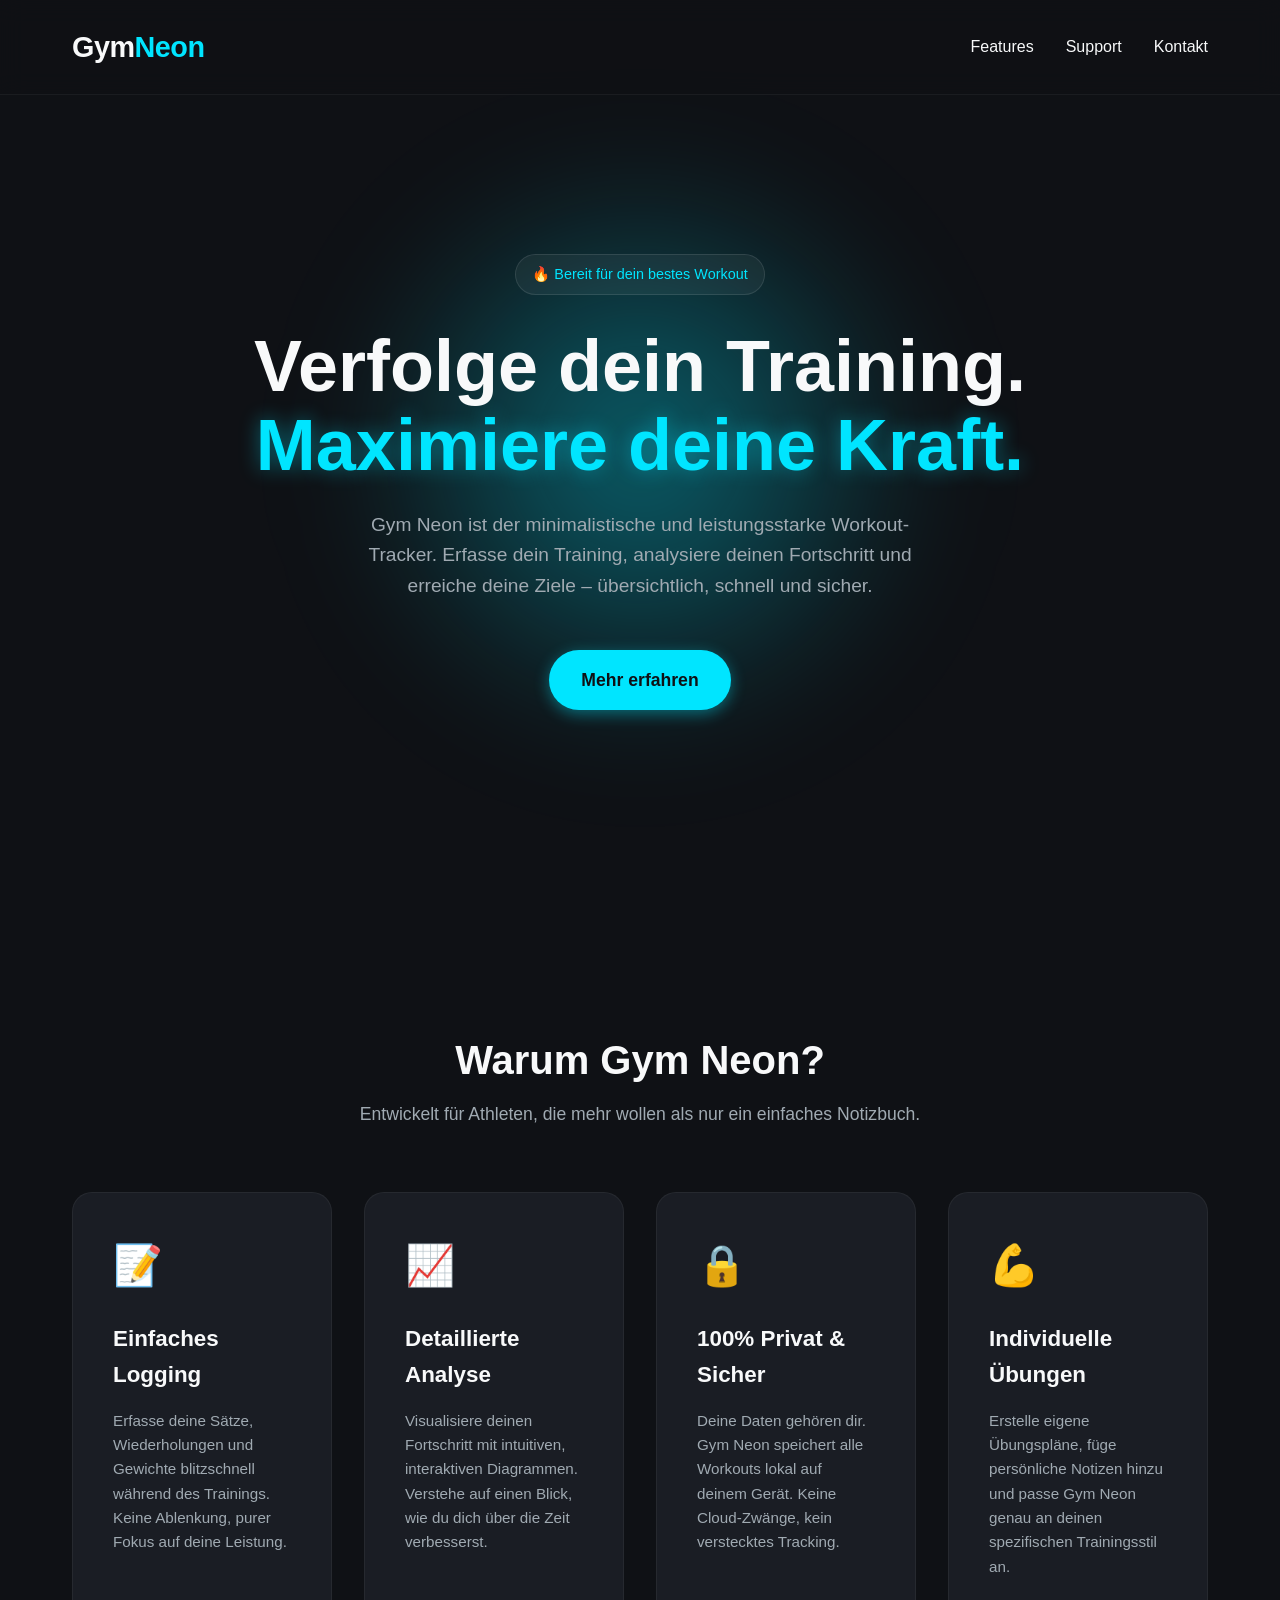
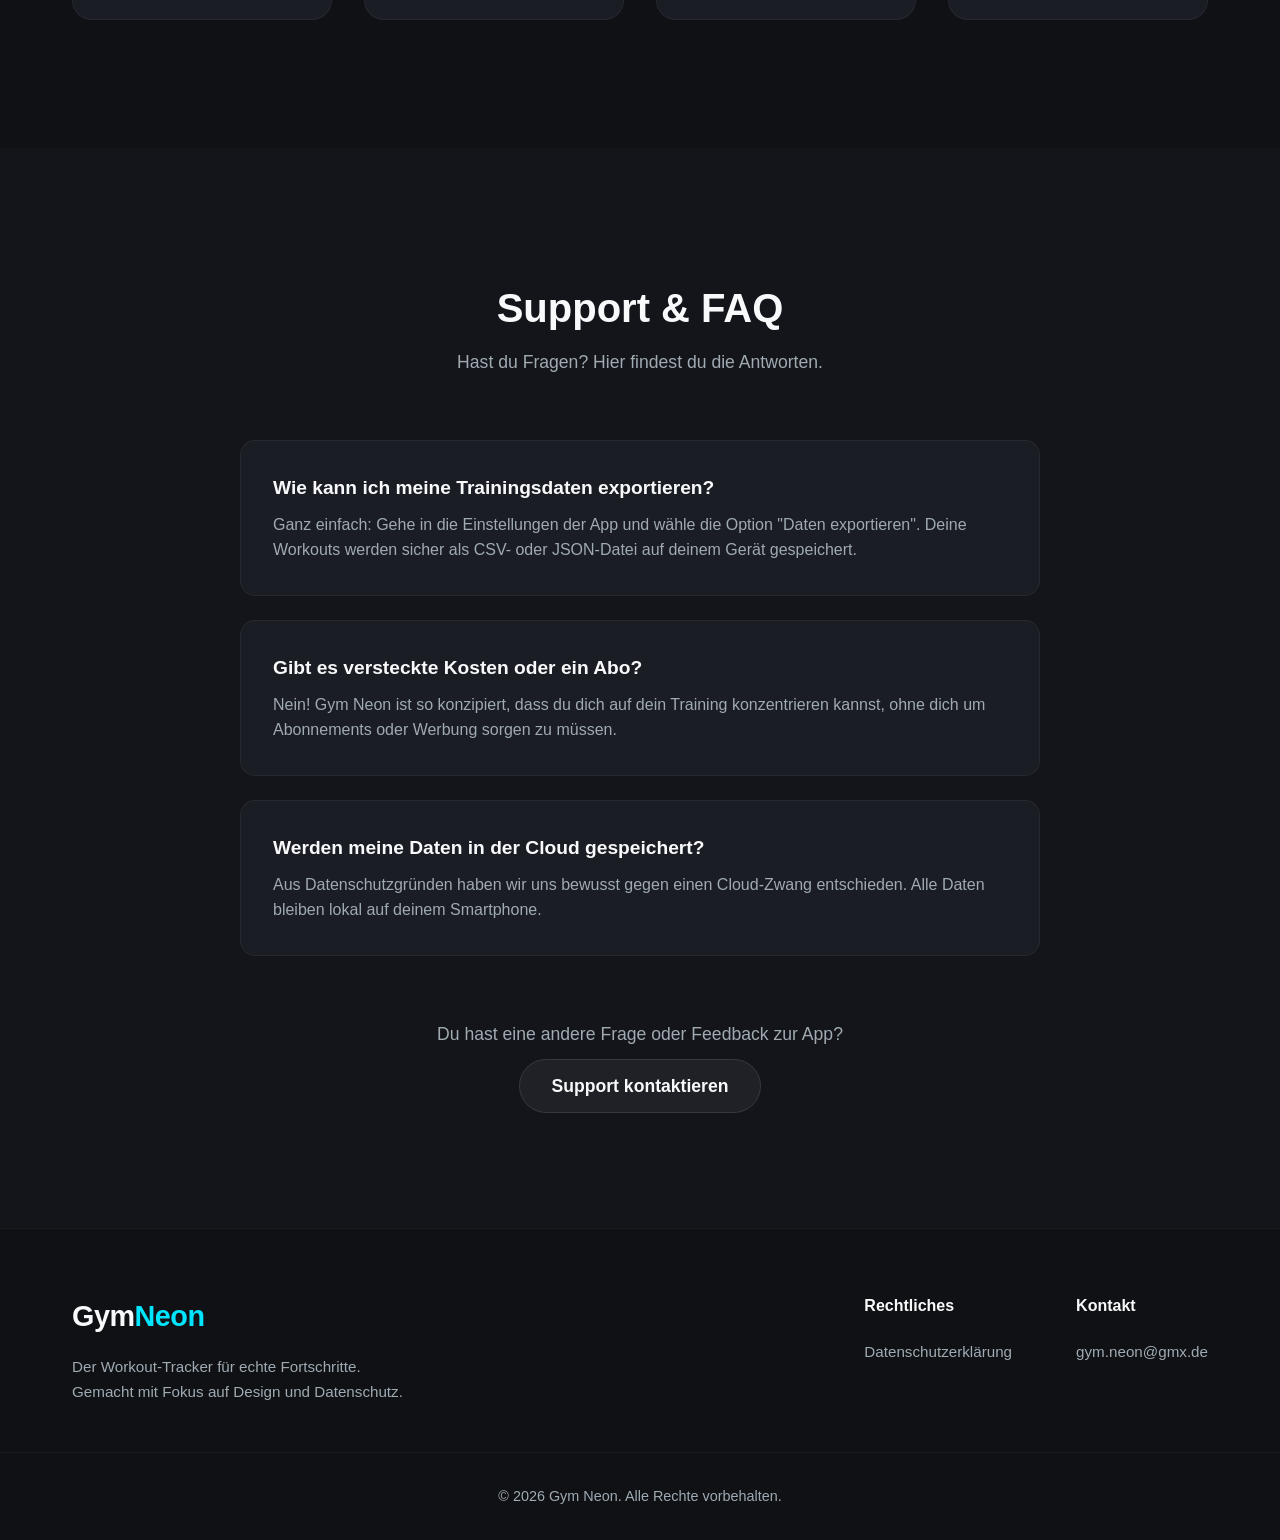
<file: index.html>
<!DOCTYPE html>
<html lang="de">

<head>
    <meta charset="UTF-8">
    <meta name="viewport" content="width=device-width, initial-scale=1.0">
    <title>Gym Neon - Dein ultimativer Workout-Tracker</title>
    <meta name="description"
        content="Gym Neon: Logge deine Übungen, visualisiere deinen Fortschritt und erreiche deine Fitnessziele mit unserem modernen, datenschutzfreundlichen Tracker.">
    <link rel="stylesheet" href="style.css">
    <link rel="icon" type="image/png" href="img/favicon.png">
</head>

<body>
    <nav class="navbar">
        <div class="container nav-content">
            <div class="logo">Gym<span>Neon</span></div>
            <ul class="nav-links">
                <li><a href="#features">Features</a></li>
                <li><a href="#support">Support</a></li>
                <li><a href="#contact">Kontakt</a></li>
            </ul>
        </div>
    </nav>

    <header class="hero">
        <div class="hero-background"></div>
        <div class="container hero-content">
            <div class="badge">🔥 Bereit für dein bestes Workout</div>
            <h1 class="hero-title">Verfolge dein Training. <br><span class="highlight">Maximiere deine Kraft.</span>
            </h1>
            <p class="hero-subtitle">Gym Neon ist der minimalistische und leistungsstarke Workout-Tracker. Erfasse dein
                Training, analysiere deinen Fortschritt und erreiche deine Ziele – übersichtlich, schnell und sicher.
            </p>
            <div class="hero-cta">
                <!-- Button einfügen (<a href="#download" class="btn btn-primary">Jetzt starten</a>)-->
                <a href="#features" class="btn btn-primary">Mehr erfahren</a>
            </div>
        </div>
    </header>

    <section id="features" class="features section">
        <div class="container">
            <div class="section-header">
                <h2 class="section-title">Warum Gym Neon?</h2>
                <p class="section-description">Entwickelt für Athleten, die mehr wollen als nur ein einfaches Notizbuch.
                </p>
            </div>

            <div class="feature-grid">
                <div class="feature-card">
                    <div class="feature-icon">📝</div>
                    <h3>Einfaches Logging</h3>
                    <p>Erfasse deine Sätze, Wiederholungen und Gewichte blitzschnell während des Trainings. Keine
                        Ablenkung, purer Fokus auf deine Leistung.</p>
                </div>
                <div class="feature-card">
                    <div class="feature-icon">📈</div>
                    <h3>Detaillierte Analyse</h3>
                    <p>Visualisiere deinen Fortschritt mit intuitiven, interaktiven Diagrammen. Verstehe auf einen
                        Blick, wie du dich über die Zeit verbesserst.</p>
                </div>
                <div class="feature-card">
                    <div class="feature-icon">🔒</div>
                    <h3>100% Privat & Sicher</h3>
                    <p>Deine Daten gehören dir. Gym Neon speichert alle Workouts lokal auf deinem Gerät. Keine
                        Cloud-Zwänge, kein verstecktes Tracking.</p>
                </div>
                <div class="feature-card">
                    <div class="feature-icon">💪</div>
                    <h3>Individuelle Übungen</h3>
                    <p>Erstelle eigene Übungspläne, füge persönliche Notizen hinzu und passe Gym Neon genau an deinen
                        spezifischen Trainingsstil an.</p>
                </div>
            </div>
        </div>
    </section>

    <section id="support" class="support section bg-alt">
        <div class="container">
            <div class="section-header">
                <h2 class="section-title">Support & FAQ</h2>
                <p class="section-description">Hast du Fragen? Hier findest du die Antworten.</p>
            </div>

            <div class="faq-list">
                <div class="faq-item">
                    <h4 class="faq-question">Wie kann ich meine Trainingsdaten exportieren?</h4>
                    <p class="faq-answer">Ganz einfach: Gehe in die Einstellungen der App und wähle die Option "Daten
                        exportieren". Deine Workouts werden sicher als CSV- oder JSON-Datei auf deinem Gerät
                        gespeichert.</p>
                </div>
                <div class="faq-item">
                    <h4 class="faq-question">Gibt es versteckte Kosten oder ein Abo?</h4>
                    <p class="faq-answer">Nein! Gym Neon ist so konzipiert, dass du dich auf dein Training
                        konzentrieren kannst, ohne dich um Abonnements oder Werbung sorgen zu müssen.</p>
                </div>
                <div class="faq-item">
                    <h4 class="faq-question">Werden meine Daten in der Cloud gespeichert?</h4>
                    <p class="faq-answer">Aus Datenschutzgründen haben wir uns bewusst gegen einen Cloud-Zwang
                        entschieden. Alle Daten bleiben lokal auf deinem Smartphone.</p>
                </div>
            </div>

            <div class="support-contact">
                <p>Du hast eine andere Frage oder Feedback zur App?</p>
                <a href="mailto:gym.neon@gmx.de" class="btn btn-secondary">Support kontaktieren</a>
            </div>
        </div>
    </section>

    <footer id="contact" class="footer">
        <div class="container footer-content">
            <div class="footer-brand">
                <div class="logo">Gym<span>Neon</span></div>
                <p class="footer-mission">Der Workout-Tracker für echte Fortschritte.<br>Gemacht mit Fokus auf Design
                    und Datenschutz.</p>
            </div>

            <div class="footer-bottom-grid">
                <div class="footer-links">
                    <h4>Rechtliches</h4>
                    <a href="privacy.html">Datenschutzerklärung</a>
                </div>
                <div class="footer-links">
                    <h4>Kontakt</h4>
                    <a href="mailto:gym.neon@gmx.de">gym.neon@gmx.de</a>

                </div>
            </div>
        </div>

        <div class="footer-bottom">
            <p>&copy; 2026 Gym Neon. Alle Rechte vorbehalten.</p>
        </div>
    </footer>
</body>

</html>
</file>
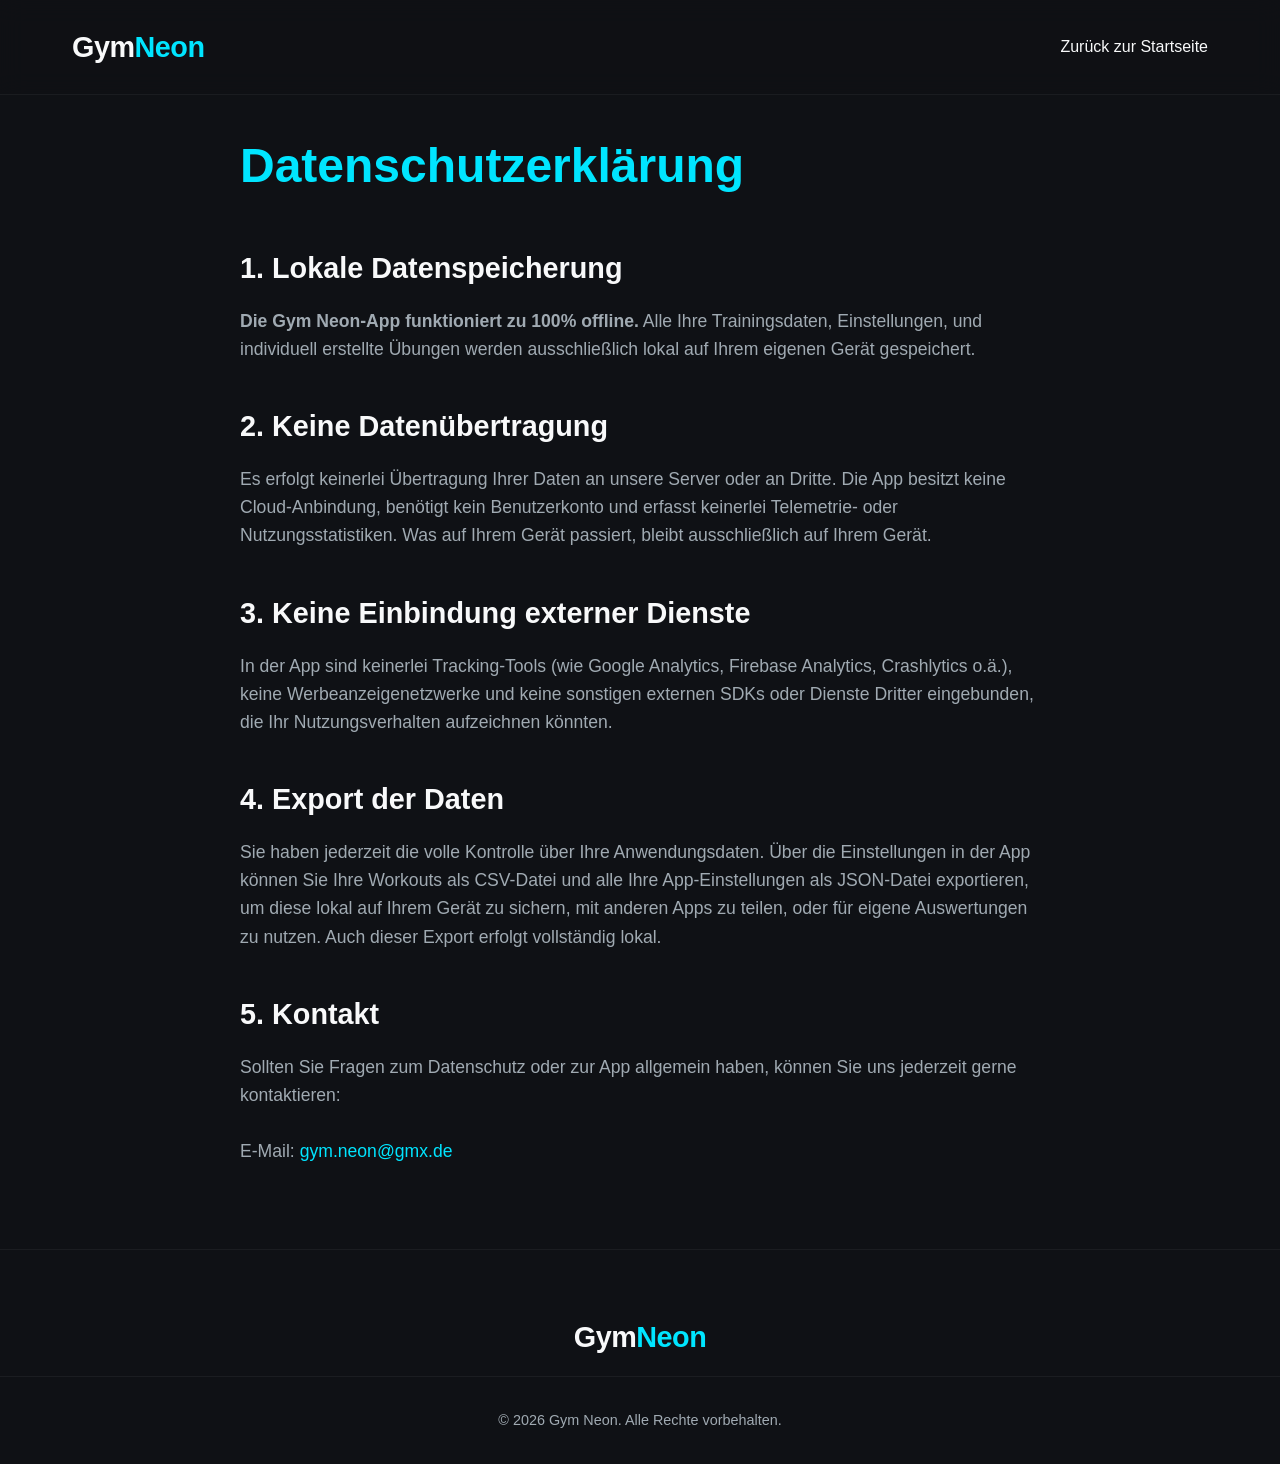
<file: privacy.html>
<!DOCTYPE html>
<html lang="de">
<head>
    <meta charset="UTF-8">
    <meta name="viewport" content="width=device-width, initial-scale=1.0">
    <title>Datenschutzerklärung - Gym Neon</title>
    <link rel="stylesheet" href="style.css">
    <!-- Favicon -->
    <link rel="icon" type="image/png" href="img/favicon.png">
    <style>
        .privacy-content {
            padding: 8rem 0 4rem;
            max-width: 800px;
            margin: 0 auto;
        }
        .privacy-content h1 {
            font-size: 3rem;
            margin-bottom: 2rem;
            color: var(--primary);
        }
        .privacy-content h2 {
            font-size: 1.8rem;
            margin-top: 2.5rem;
            margin-bottom: 1rem;
        }
        .privacy-content p {
            margin-bottom: 1.2rem;
            color: var(--text-muted);
            font-size: 1.1rem;
        }
    </style>
</head>
<body>
    <nav class="navbar">
        <div class="container nav-content">
            <a href="index.html" class="logo" style="text-decoration: none; color: inherit;">Gym<span>Neon</span></a>
            <ul class="nav-links">
                <li><a href="index.html">Zurück zur Startseite</a></li>
            </ul>
        </div>
    </nav>

    <div class="container privacy-content">
        <h1>Datenschutzerklärung</h1>
        
        <h2>1. Lokale Datenspeicherung</h2>
        <p><strong>Die Gym Neon-App funktioniert zu 100% offline.</strong> Alle Ihre Trainingsdaten, Einstellungen, und individuell erstellte Übungen werden ausschließlich lokal auf Ihrem eigenen Gerät gespeichert.</p>

        <h2>2. Keine Datenübertragung</h2>
        <p>Es erfolgt keinerlei Übertragung Ihrer Daten an unsere Server oder an Dritte. Die App besitzt keine Cloud-Anbindung, benötigt kein Benutzerkonto und erfasst keinerlei Telemetrie- oder Nutzungsstatistiken. Was auf Ihrem Gerät passiert, bleibt ausschließlich auf Ihrem Gerät.</p>

        <h2>3. Keine Einbindung externer Dienste</h2>
        <p>In der App sind keinerlei Tracking-Tools (wie Google Analytics, Firebase Analytics, Crashlytics o.ä.), keine Werbeanzeigenetzwerke und keine sonstigen externen SDKs oder Dienste Dritter eingebunden, die Ihr Nutzungsverhalten aufzeichnen könnten.</p>

        <h2>4. Export der Daten</h2>
        <p>Sie haben jederzeit die volle Kontrolle über Ihre Anwendungsdaten. Über die Einstellungen in der App können Sie Ihre Workouts als CSV-Datei und alle Ihre App-Einstellungen als JSON-Datei exportieren, um diese lokal auf Ihrem Gerät zu sichern, mit anderen Apps zu teilen, oder für eigene Auswertungen zu nutzen. Auch dieser Export erfolgt vollständig lokal.</p>

        <h2>5. Kontakt</h2>
        <p>Sollten Sie Fragen zum Datenschutz oder zur App allgemein haben, können Sie uns jederzeit gerne kontaktieren:<br><br>
        E-Mail: <a href="mailto:gym.neon@gmx.de" style="color: var(--primary); text-decoration: none; font-weight: 500;">gym.neon@gmx.de</a></p>
    </div>

    <footer class="footer">
        <div class="container footer-content" style="text-align: center; justify-content: center; margin-bottom: 1rem;">
            <div class="footer-brand">
                <div class="logo">Gym<span>Neon</span></div>
            </div>
        </div>
        <div class="footer-bottom">
            <p>&copy; 2026 Gym Neon. Alle Rechte vorbehalten.</p>
        </div>
    </footer>
</body>
</html>
</file>
<file: style.css>
:root {
    --bg-dark: #0f1115;
    --bg-card: #1a1d24;
    --bg-alt: #13151a;
    --primary: #00e5ff;
    --primary-glow: rgba(0, 229, 255, 0.4);
    --secondary: #7c4dff;
    --text-main: #f8f9fa;
    --text-muted: #a0aab2;
    --font-heading: 'Outfit', sans-serif;
    --font-body: 'Inter', sans-serif;
}

* {
    margin: 0;
    padding: 0;
    box-sizing: border-box;
}

html {
    scroll-behavior: smooth;
}

body {
    background-color: var(--bg-dark);
    color: var(--text-main);
    font-family: var(--font-body);
    line-height: 1.6;
    overflow-x: hidden;
}

.container {
    max-width: 1200px;
    margin: 0 auto;
    padding: 0 2rem;
}

/* Typography */
h1, h2, h3, h4, .logo {
    font-family: var(--font-heading);
}

.highlight {
    color: var(--primary);
    text-shadow: 0 0 20px var(--primary-glow);
}

/* Navbar */
.navbar {
    position: fixed;
    top: 0;
    width: 100%;
    padding: 1.5rem 0;
    background: rgba(15, 17, 21, 0.8);
    backdrop-filter: blur(12px);
    z-index: 1000;
    border-bottom: 1px solid rgba(255, 255, 255, 0.05);
}

.nav-content {
    display: flex;
    justify-content: space-between;
    align-items: center;
}

.logo {
    font-size: 1.8rem;
    font-weight: 800;
    letter-spacing: -0.5px;
}

.logo span {
    color: var(--primary);
}

.nav-links {
    list-style: none;
    display: flex;
    gap: 2rem;
}

.nav-links a {
    color: var(--text-main);
    text-decoration: none;
    font-weight: 500;
    font-size: 1rem;
    transition: color 0.3s ease;
}

.nav-links a:hover {
    color: var(--primary);
}

/* Hero Section */
.badge {
    display: inline-block;
    padding: 0.5rem 1rem;
    background: rgba(255, 255, 255, 0.05);
    border: 1px solid rgba(255, 255, 255, 0.1);
    border-radius: 50px;
    font-size: 0.9rem;
    font-weight: 500;
    color: var(--primary);
    margin-bottom: 2rem;
    animation: fadeInDown 1s ease-out;
}

.hero {
    position: relative;
    padding: 12rem 0 8rem;
    min-height: 100vh;
    display: flex;
    align-items: center;
    justify-content: center;
    text-align: center;
    overflow: hidden;
}

.hero-background {
    position: absolute;
    top: 50%;
    left: 50%;
    transform: translate(-50%, -50%);
    width: 600px;
    height: 600px;
    background: radial-gradient(circle, var(--primary-glow) 0%, transparent 70%);
    z-index: -1;
    filter: blur(60px);
}

.hero-title {
    font-size: 4.5rem;
    font-weight: 800;
    line-height: 1.1;
    margin-bottom: 1.5rem;
    animation: fadeInDown 1s ease-out 0.1s both;
}

.hero-subtitle {
    font-size: 1.2rem;
    color: var(--text-muted);
    max-width: 600px;
    margin: 0 auto 3rem;
    animation: fadeInUp 1s ease-out 0.2s both;
}

.hero-cta {
    display: flex;
    gap: 1rem;
    justify-content: center;
    animation: fadeInUp 1s ease-out 0.4s both;
}

.btn {
    padding: 1rem 2rem;
    border-radius: 50px;
    font-size: 1.1rem;
    font-weight: 600;
    text-decoration: none;
    transition: all 0.3s ease;
    cursor: pointer;
}

.btn-primary {
    background: var(--primary);
    color: var(--bg-dark);
    box-shadow: 0 4px 15px var(--primary-glow);
}

.btn-primary:hover {
    background: #00c4db;
    transform: translateY(-2px);
    box-shadow: 0 6px 20px var(--primary-glow);
}

.btn-secondary {
    background: rgba(255, 255, 255, 0.05);
    color: var(--text-main);
    border: 1px solid rgba(255, 255, 255, 0.1);
}

.btn-secondary:hover {
    background: rgba(255, 255, 255, 0.1);
    transform: translateY(-2px);
}

/* Sections */
.section {
    padding: 8rem 0;
}

.section-header {
    text-align: center;
    margin-bottom: 4rem;
}

.section-title {
    font-size: 2.5rem;
    margin-bottom: 0.5rem;
}

.section-description {
    color: var(--text-muted);
    font-size: 1.1rem;
}

.bg-alt {
    background-color: var(--bg-alt);
}

/* Features Grid */
.feature-grid {
    display: grid;
    grid-template-columns: repeat(auto-fit, minmax(260px, 1fr));
    gap: 2rem;
}

.feature-card {
    background: var(--bg-card);
    padding: 2.5rem;
    border-radius: 20px;
    border: 1px solid rgba(255, 255, 255, 0.05);
    transition: transform 0.3s ease, border-color 0.3s ease;
}

.feature-card:hover {
    transform: translateY(-10px);
    border-color: rgba(0, 229, 255, 0.3);
}

.feature-icon {
    font-size: 2.5rem;
    margin-bottom: 1.5rem;
}

.feature-card h3 {
    font-size: 1.4rem;
    margin-bottom: 1rem;
}

.feature-card p {
    color: var(--text-muted);
    font-size: 0.95rem;
}

/* FAQ */
.faq-list {
    max-width: 800px;
    margin: 0 auto;
    display: flex;
    flex-direction: column;
    gap: 1.5rem;
}

.faq-item {
    background: var(--bg-card);
    padding: 2rem;
    border-radius: 15px;
    border: 1px solid rgba(255, 255, 255, 0.05);
    transition: border-color 0.3s ease;
}

.faq-item:hover {
    border-color: rgba(255, 255, 255, 0.15);
}

.faq-question {
    font-size: 1.2rem;
    margin-bottom: 0.5rem;
    color: var(--text-main);
}

.faq-answer {
    color: var(--text-muted);
}

.support-contact {
    text-align: center;
    margin-top: 4rem;
}

.support-contact p {
    margin-bottom: 1.5rem;
    color: var(--text-muted);
    font-size: 1.1rem;
}

/* Footer */
.footer {
    padding: 4rem 0 2rem;
    border-top: 1px solid rgba(255, 255, 255, 0.05);
}

.footer-content {
    display: flex;
    flex-direction: column;
    align-items: center;
    text-align: center;
    gap: 2rem;
    margin-bottom: 3rem;
}

@media (min-width: 768px) {
    .footer-content {
        flex-direction: row;
        justify-content: space-between;
        align-items: flex-start;
        text-align: left;
    }
}

.footer-mission {
    color: var(--text-muted);
    margin-top: 1rem;
    font-size: 0.95rem;
}

.footer-bottom-grid {
    display: flex;
    gap: 4rem;
}

.footer-links {
    display: flex;
    flex-direction: column;
    gap: 0.8rem;
}

.footer-links h4 {
    margin-bottom: 0.5rem;
    color: var(--text-main);
}

.footer-links a {
    color: var(--text-muted);
    text-decoration: none;
    transition: color 0.3s;
    font-size: 0.95rem;
}

.footer-links a:hover {
    color: var(--primary);
}

.footer-bottom {
    text-align: center;
    color: var(--text-muted);
    font-size: 0.9rem;
    padding-top: 2rem;
    border-top: 1px solid rgba(255, 255, 255, 0.05);
}

/* Animations */
@keyframes fadeInDown {
    from {
        opacity: 0;
        transform: translateY(-30px);
    }
    to {
        opacity: 1;
        transform: translateY(0);
    }
}

@keyframes fadeInUp {
    from {
        opacity: 0;
        transform: translateY(30px);
    }
    to {
        opacity: 1;
        transform: translateY(0);
    }
}

/* Responsive */
@media (max-width: 768px) {
    .hero-title {
        font-size: 3rem;
    }
    .hero-cta {
        flex-direction: column;
    }
    .nav-links {
        display: none;
    }
    .footer-bottom-grid {
        flex-direction: column;
        gap: 2rem;
        align-items: center;
    }
    .footer-links {
        align-items: center;
    }
}
</file>
